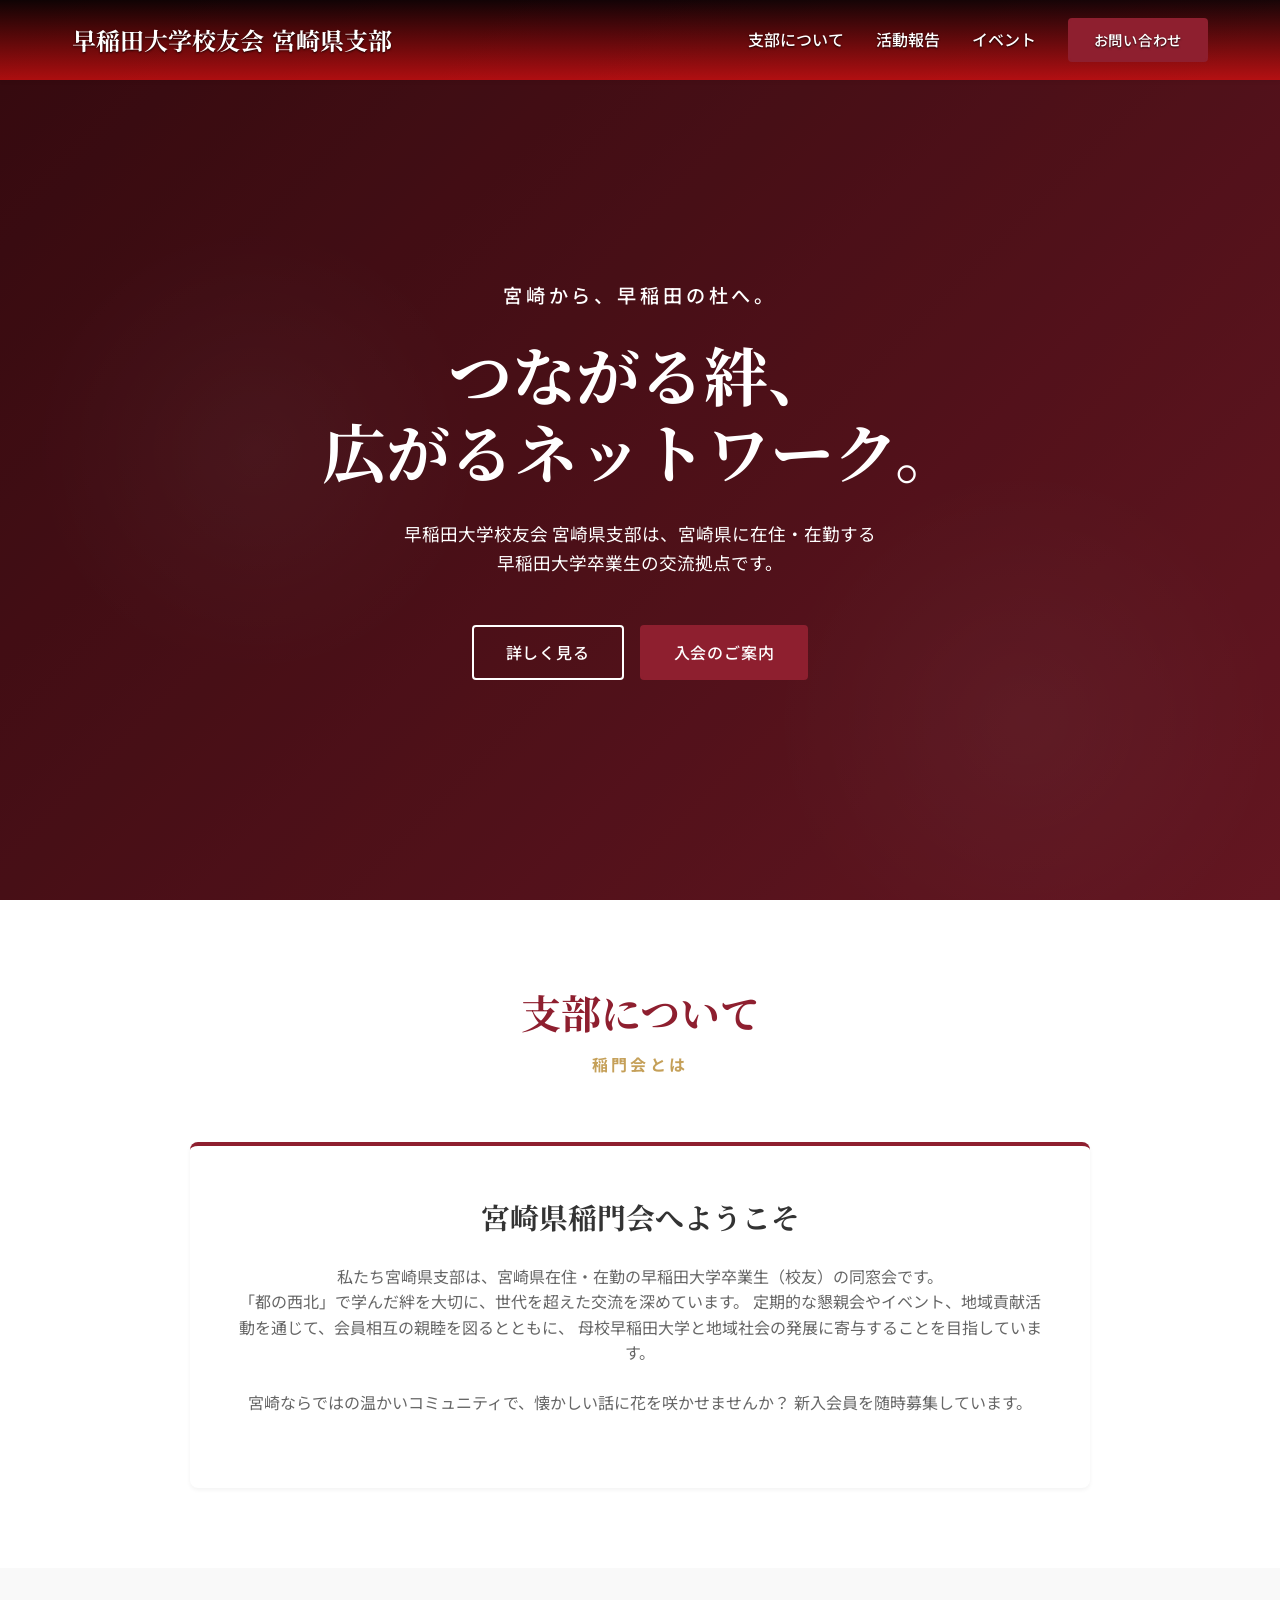
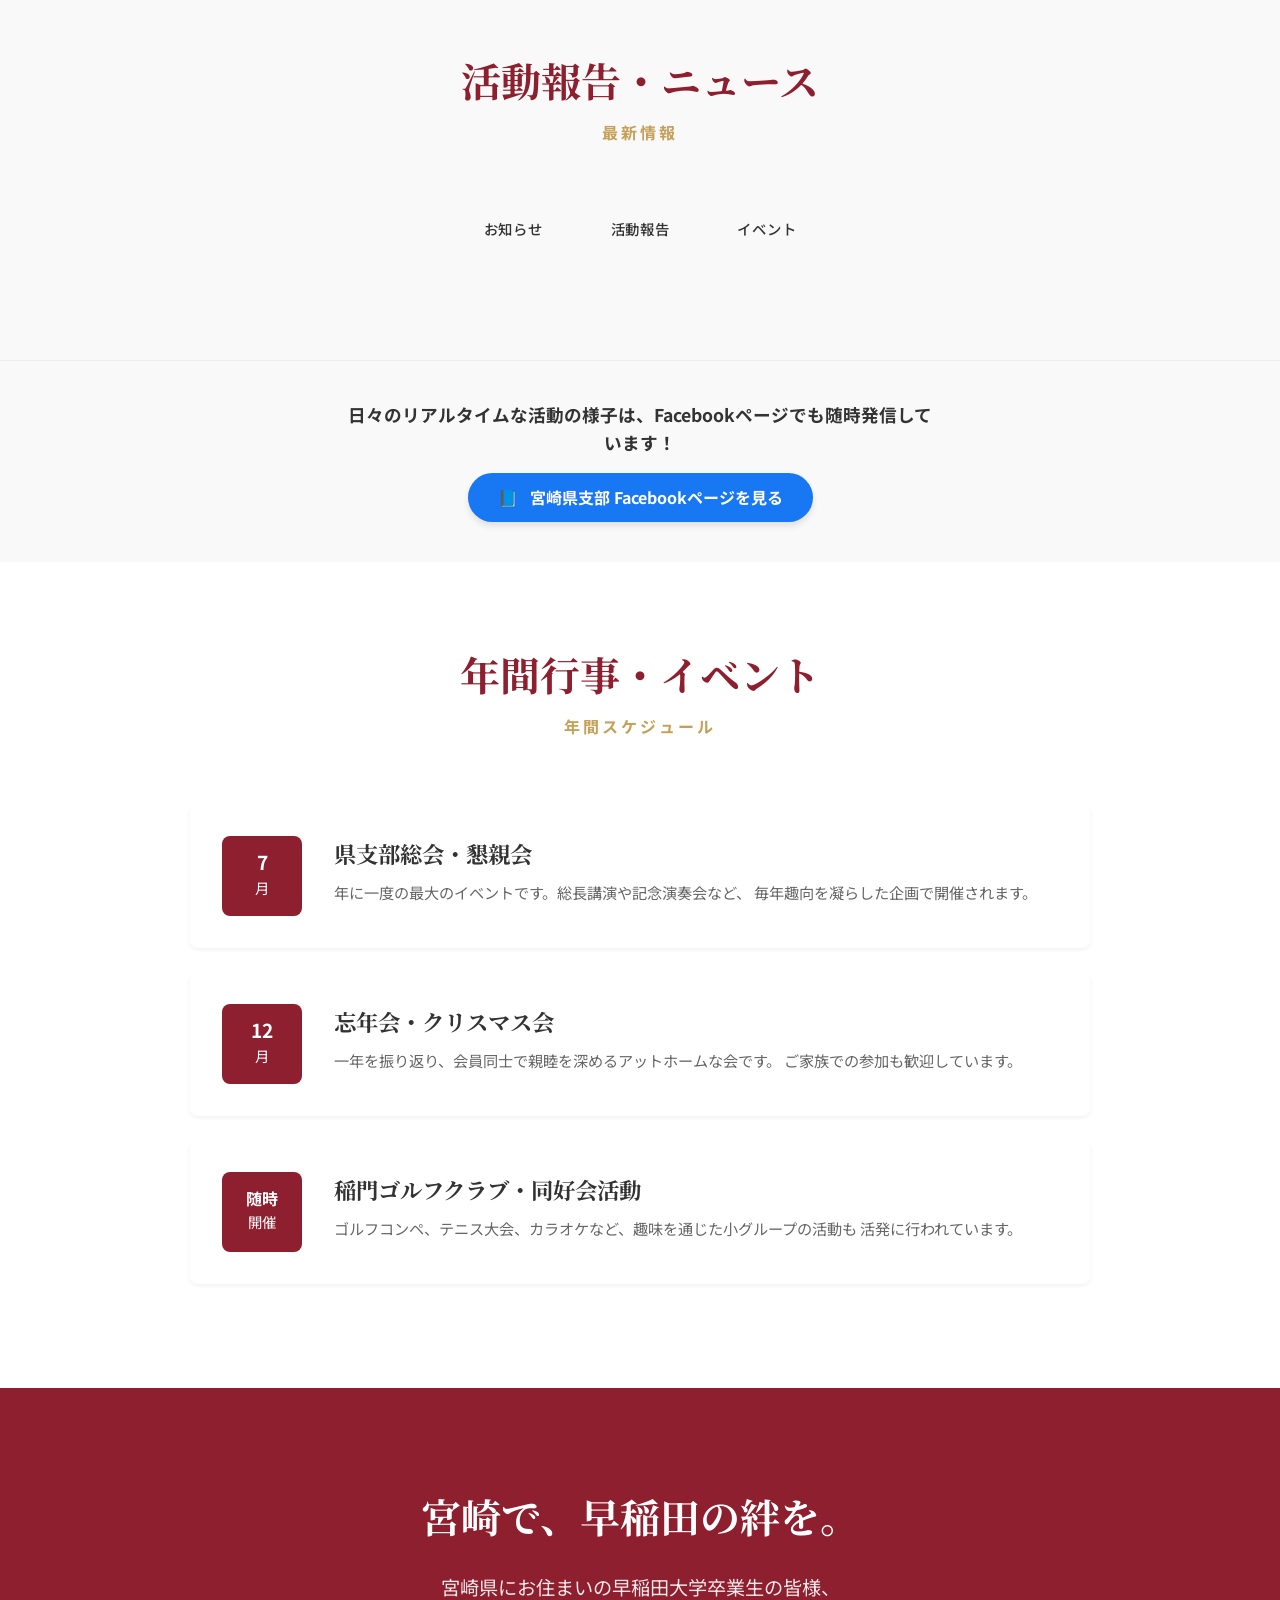
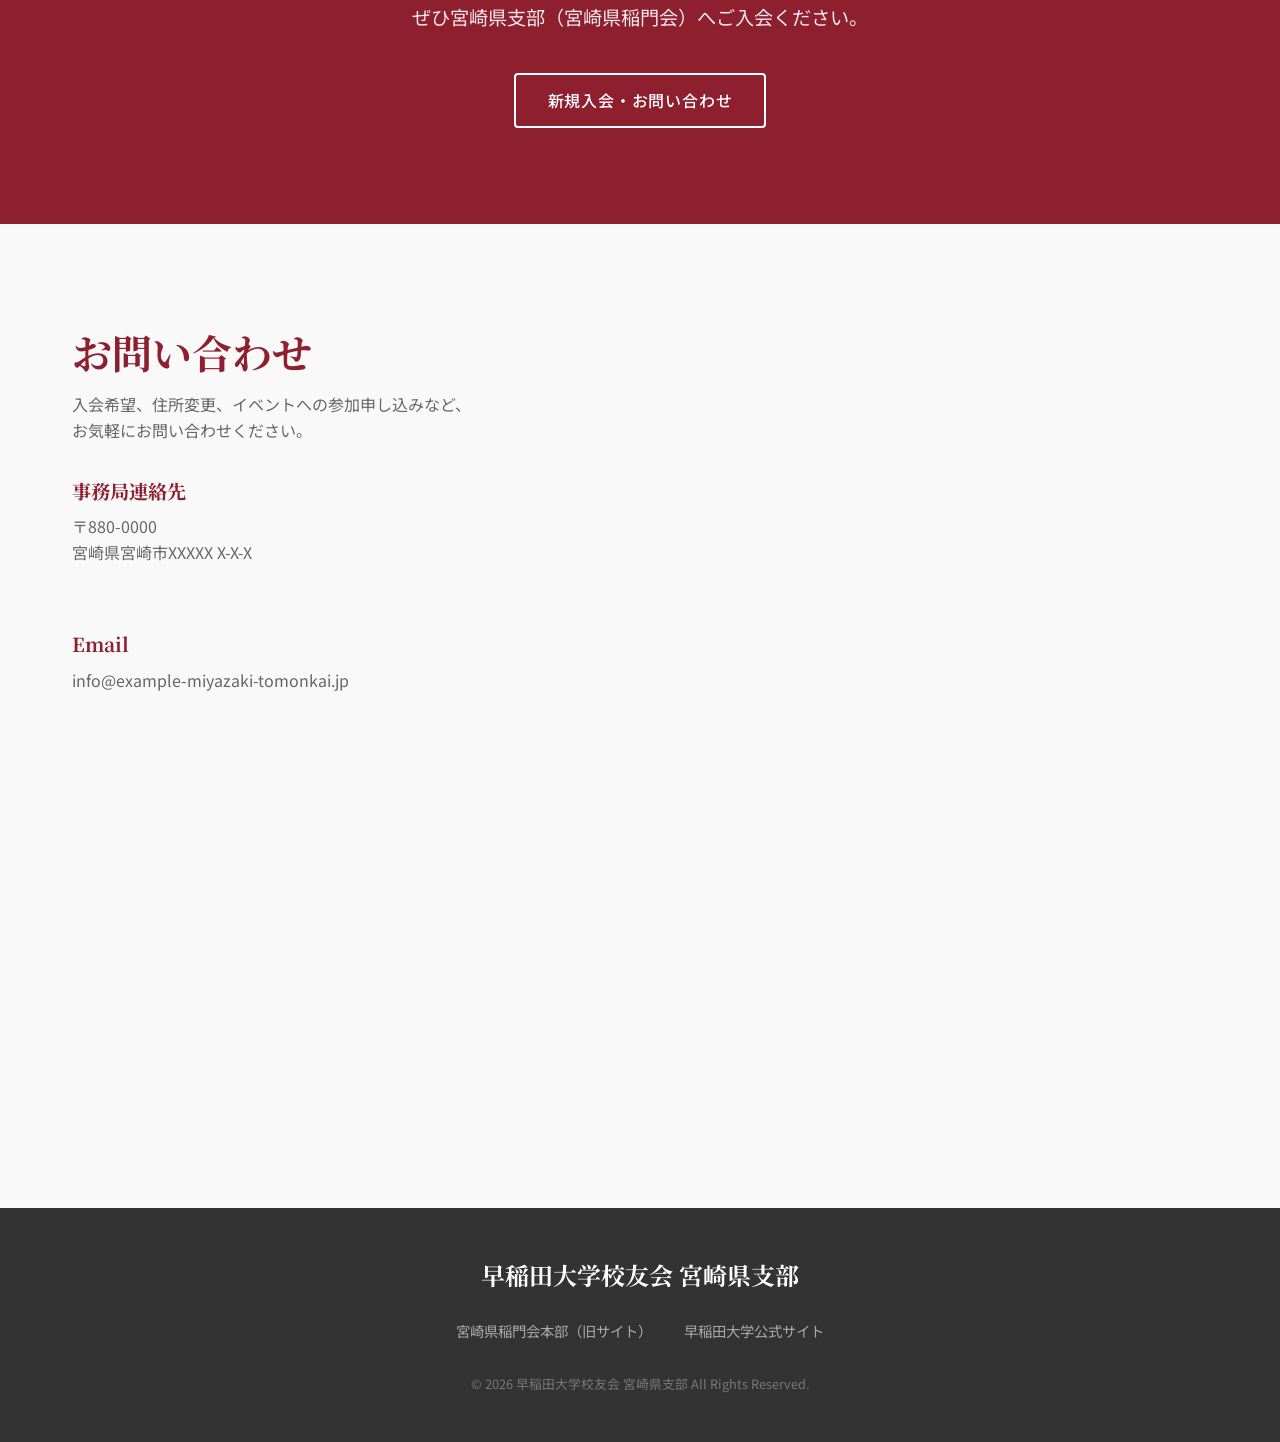
<file: index.html>
<!DOCTYPE html>
<html lang="ja">
    <head>
    <meta charset="UTF-8">
    <meta name="viewport" content="width=device-width, initial-scale=1.0">
    <title>早稲田大学校友会 宮崎県支部 | 公式サイト</title>
    <meta name="description" content="早稲田大学校友会宮崎県支部の公式ランディングページです。活動報告、イベント情報、入会案内など。">
    <meta name="keywords" content="軽量,宮崎県稲門会,早稲田大学,早稲田大学校友会" />
    <link rel="preconnect" href="https://fonts.googleapis.com">
    <link rel="preconnect" href="https://fonts.gstatic.com" crossorigin>
    <link
        href="https://fonts.googleapis.com/css2?family=Noto+Sans+JP:wght@400;500;700&family=Noto+Serif+JP:wght@400;700&display=swap"
        rel="stylesheet">
    <link rel="stylesheet" href="style.css">
    <!-- <meta name="referrer" content="no-referrer"> -->
    </head>

<body>
    <header id="header">
        <div class="container header-container">
            <div class="logo">
                <span class="waseda-red">早稲田大学校友会</span>
                <span class="branch-name">宮崎県支部</span>
            </div>
            <nav class="desktop-nav">
                <ul>
                    <li><a href="#about">支部について</a></li>
                    <li><a href="#news">活動報告</a></li>
                    <li><a href="#events">イベント</a></li>
                    <li><a href="#contact" class="btn btn-primary sm">お問い合わせ</a></li>
                </ul>
            </nav>
            <button class="mobile-menu-btn" aria-label="メニューを開く">
                <span></span>
                <span></span>
                <span></span>
            </button>
        </div>
        <div class="mobile-nav">
            <ul>
                <li><a href="#about">支部について</a></li>
                <li><a href="#news">活動報告</a></li>
                <li><a href="#events">イベント</a></li>
                <li><a href="#contact">お問い合わせ</a></li>
            </ul>
        </div>
    </header>

    <main>
        <section class="hero">
            <div class="hero-overlay"></div>
            <div class="container hero-content">
                <p class="hero-subtitle fade-in">宮崎から、早稲田の杜へ。</p>
                <h1 class="hero-title fade-in delay-1">つながる絆、<br>広がるネットワーク。</h1>
                <p class="hero-description fade-in delay-2">
                    早稲田大学校友会 宮崎県支部は、宮崎県に在住・在勤する<br>
                    早稲田大学卒業生の交流拠点です。
                </p>
                <div class="hero-buttons fade-in delay-3">
                    <a href="#about" class="btn btn-white">詳しく見る</a>
                    <a href="#contact" class="btn btn-primary">入会のご案内</a>
                </div>
            </div>
        </section>

        <section id="about" class="section about-section">
            <div class="container">
                <div class="section-header">
                    <h2 class="section-title">支部について</h2>
                    <p class="section-subtitle">稲門会とは</p>
                </div>
                <div class="about-content">
                    <div class="about-text">
                        <h3>宮崎県稲門会へようこそ</h3>
                        <p>
                            私たち宮崎県支部は、宮崎県在住・在勤の早稲田大学卒業生（校友）の同窓会です。<br>
                            「都の西北」で学んだ絆を大切に、世代を超えた交流を深めています。
                            定期的な懇親会やイベント、地域貢献活動を通じて、会員相互の親睦を図るとともに、
                            母校早稲田大学と地域社会の発展に寄与することを目指しています。
                        </p>
                        <p>
                            宮崎ならではの温かいコミュニティで、懐かしい話に花を咲かせませんか？
                            新入会員を随時募集しています。
                        </p>
                    </div>
                </div>
            </div>
        </section>

        <section id="news" class="section bg-light">
            <div class="container">
                <div class="section-header">
                    <h2 class="section-title">活動報告・ニュース</h2>
                    <p class="section-subtitle">最新情報</p>
                </div>
                <div class="news-categories" style="text-align:center; margin-bottom:2rem;">
                    <a href="category.html?cat=お知らせ" class="btn sm" style="margin:0 8px;">お知らせ</a>
                    <a href="category.html?cat=活動報告" class="btn sm" style="margin:0 8px;">活動報告</a>
                    <a href="category.html?cat=イベント告知" class="btn sm" style="margin:0 8px;">イベント</a>
                </div>
                <div id="news-list" class="news-grid">            
                </div>
            </div>
        </section>

        <section class="facebook-link-section" style="padding: 40px 20px; text-align: center; background-color: #f9f9f9; border-top: 1px solid #eee;">
        <div style="max-width: 600px; margin: 0 auto;">
            <p style="font-size: 1.1rem; color: #333; margin-bottom: 15px; font-weight: bold;">
            日々のリアルタイムな活動の様子は、Facebookページでも随時発信しています！
            </p>
            <a href="【ここに実際のFacebookページのURLを入れる】" target="_blank" rel="noopener noreferrer" style="display: inline-block; background-color: #1877F2; color: #ffffff; padding: 12px 30px; border-radius: 25px; text-decoration: none; font-weight: bold; font-size: 1rem; box-shadow: 0 4px 6px rgba(0,0,0,0.1); transition: background-color 0.3s;">
            <span style="margin-right: 8px;">📘</span> 宮崎県支部 Facebookページを見る
            </a>
        </div>
        </section>

        <section id="events" class="section">
            <div class="container">
                <div class="section-header">
                    <h2 class="section-title">年間行事・イベント</h2>
                    <p class="section-subtitle">年間スケジュール</p>
                </div>
                <div class="events-list">
                    <div class="event-item">
                        <div class="event-month">
                            <span class="month-en">7</span>
                            <span class="month-jp">月</span>
                        </div>
                        <div class="event-details">
                            <h3 class="event-name">県支部総会・懇親会</h3>
                            <p class="event-desc">
                                年に一度の最大のイベントです。総長講演や記念演奏会など、
                                毎年趣向を凝らした企画で開催されます。
                            </p>
                        </div>
                    </div>
                    <div class="event-item">
                        <div class="event-month">
                            <span class="month-en">12</span>
                            <span class="month-jp">月</span>
                        </div>
                        <div class="event-details">
                            <h3 class="event-name">忘年会・クリスマス会</h3>
                            <p class="event-desc">
                                一年を振り返り、会員同士で親睦を深めるアットホームな会です。
                                ご家族での参加も歓迎しています。
                            </p>
                        </div>
                    </div>
                    <div class="event-item">
                        <div class="event-month">
                            <span class="month-en" style="font-size: 1rem;">随時</span>
                            <span class="month-jp">開催</span>
                        </div>
                        <div class="event-details">
                            <h3 class="event-name">稲門ゴルフクラブ・同好会活動</h3>
                            <p class="event-desc">
                                ゴルフコンペ、テニス大会、カラオケなど、趣味を通じた小グループの活動も
                                活発に行われています。
                            </p>
                        </div>
                    </div>
                </div>
            </div>
        </section>

        <section id="cta" class="cta-section">
            <div class="container">
                <h2>宮崎で、早稲田の絆を。</h2>
                <p>宮崎県にお住まいの早稲田大学卒業生の皆様、<br>ぜひ宮崎県支部（宮崎県稲門会）へご入会ください。</p>
                <a href="#contact" class="btn btn-white btn-large">新規入会・お問い合わせ</a>
            </div>
        </section>

        <section id="contact" class="section bg-light">
            <div class="container contact-container">
                <div class="contact-info">
                    <h2 class="section-title">お問い合わせ</h2>
                    <p>
                        入会希望、住所変更、イベントへの参加申し込みなど、<br>
                        お気軽にお問い合わせください。
                    </p>
                    <div class="contact-methods">
                        <div class="contact-method">
                            <h3>事務局連絡先</h3>
                            <p>〒880-0000<br>宮崎県宮崎市XXXXX X-X-X</p>
                        </div>
                        <div class="contact-method">
                            <h3>Email</h3>
                            <p>info@example-miyazaki-tomonkai.jp</p>
                        </div>
                    </div>
                </div>
                <div class="form-container">
                <iframe src="https://docs.google.com/forms/d/e/1FAIpQLSeKNlWASwl-J8ghHgJ8zyZ24dhnXv6cRtIbA6u1C9YZ3ahHww/viewform?embedded=true" width="440" height="707" frameborder="0" marginheight="0" marginwidth="0">読み込んでいます…</iframe>
                </div>
                <!-- <div class="contact-form-wrapper">
                    <form class="contact-form" onsubmit="event.preventDefault(); alert('デモサイトのため送信されません');">
                        <div class="form-group">
                            <label for="name">お名前 <span class="required">必須</span></label>
                            <input type="text" id="name" placeholder="早稲田 太郎" required>
                        </div>
                        <div class="form-group">
                            <label for="grad-year">卒業年・学部</label>
                            <input type="text" id="grad-year" placeholder="例：1990年 商学部">
                        </div>
                        <div class="form-group">
                            <label for="email">メールアドレス <span class="required">必須</span></label>
                            <input type="email" id="email" placeholder="your-email@example.com" required>
                        </div>
                        <div class="form-group">
                            <label for="message">お問い合わせ内容</label>
                            <textarea id="message" rows="5" placeholder="ご自由にご記入ください"></textarea>
                        </div>
                        <button type="submit" class="btn btn-primary full-width">送信する</button>
                    </form>
                </div> -->
            </div>
        </section>
    </main>

    <footer>
        <div class="container footer-container">
            <div class="footer-logo">
                <span>早稲田大学校友会</span> 宮崎県支部
            </div>
            <div class="footer-links">
                <a href="http://mz10mon.jpn.org/" target="_blank">宮崎県稲門会本部（旧サイト）</a>
                <a href="https://www.waseda.jp/" target="_blank">早稲田大学公式サイト</a>
            </div>
            <p class="copyright">&copy; 2026 早稲田大学校友会 宮崎県支部 All Rights Reserved.</p>
        </div>
    </footer>

    <script src="script.js"></script>
</body>

</html>
</file>
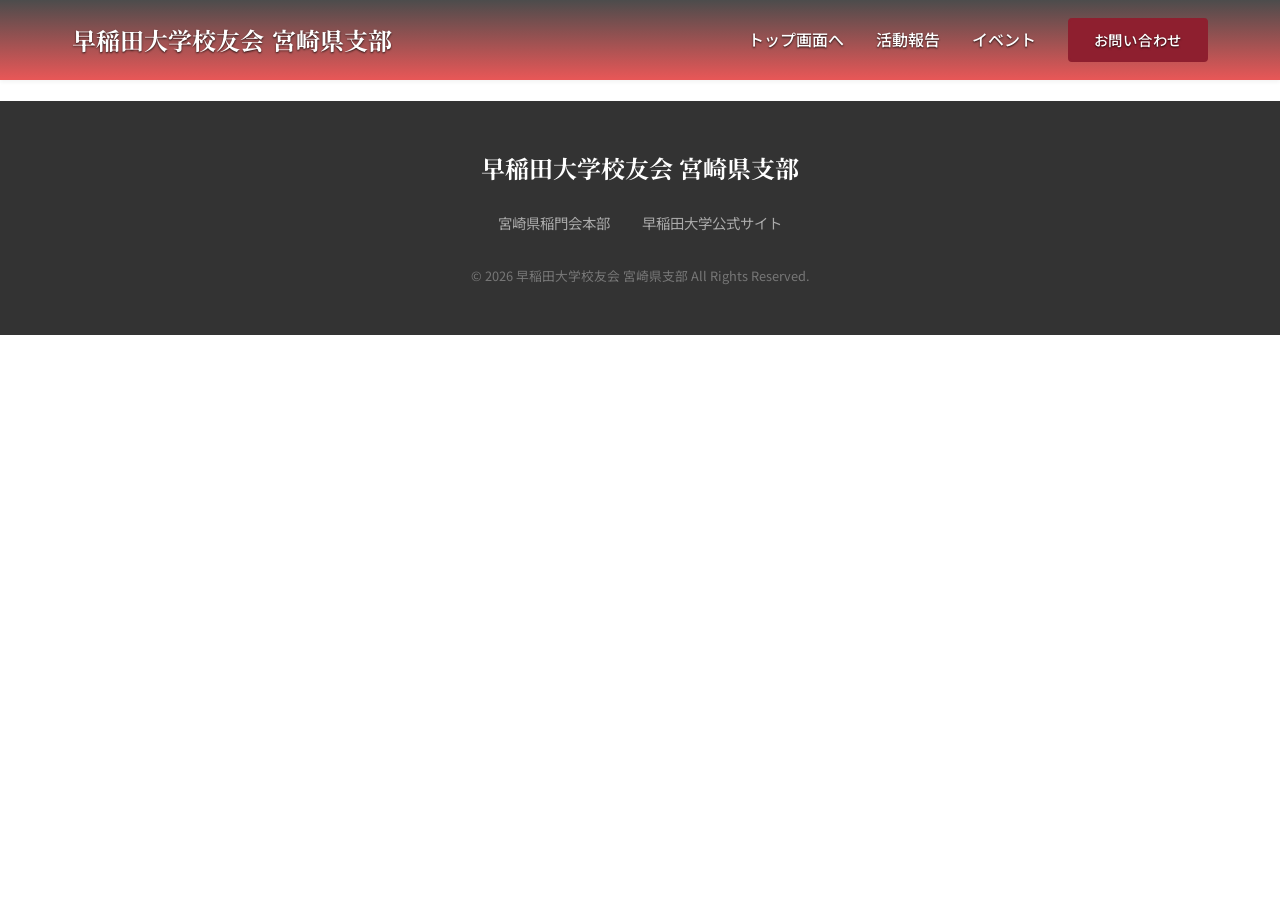
<file: category.html>
<!DOCTYPE html>
<html lang="ja">
<head>
    <meta charset="UTF-8">
    <meta name="viewport" content="width=device-width, initial-scale=1.0">
    <title>カテゴリー別記事一覧 | 早稲田大学校友会 宮崎県支部</title>
    <link rel="preconnect" href="https://fonts.googleapis.com">
    <link rel="preconnect" href="https://fonts.gstatic.com" crossorigin>
    <link
        href="https://fonts.googleapis.com/css2?family=Noto+Sans+JP:wght@400;500;700&family=Noto+Serif+JP:wght@400;700&display=swap"
        rel="stylesheet">
    <link rel="stylesheet" href="style.css">
</head>

<body>
    <header id="header">
        <div class="container header-container">
            <div class="logo">
                <span class="waseda-red">早稲田大学校友会</span>
                <span class="branch-name">宮崎県支部</span>
            </div>
            <nav class="desktop-nav">
                <ul>
                    <li><a href="index.html">トップ画面へ</a></li> 
                    <li><a href="index.html#news">活動報告</a></li>
                    <li><a href="index.html#events">イベント</a></li>
                    <li><a href="index.html#contact" class="btn btn-primary sm">お問い合わせ</a></li>
                </ul>
            </nav>
            <button class="mobile-menu-btn" aria-label="メニューを開く">
                <span></span>
                <span></span>
                <span></span>
            </button>
        </div>
        <div class="mobile-nav">
            <ul>
                <li><a href="index.html">トップ画面へ</a></li>
                <li><a href="index.html#news">活動報告</a></li>
                <li><a href="index.html#events">イベント</a></li>
                <li><a href="index.html#contact">お問い合わせ</a></li>
            </ul>
        </div>
    </header>


    <main class="container">
        <br><br><br>
        <h1 id="category-title"></h1>
        <div id="category-list" class="news-grid"></div>
    </main>

    <footer>
        <div class="container footer-container">
            <div class="footer-logo">
                <span>早稲田大学校友会</span> 宮崎県支部
            </div>
            <div class="footer-links">
                <a href="http://mz10mon.jpn.org/" target="_blank">宮崎県稲門会本部</a>
                <a href="https://www.waseda.jp/" target="_blank">早稲田大学公式サイト</a>
            </div>
            <p class="copyright">&copy; 2026 早稲田大学校友会 宮崎県支部 All Rights Reserved.</p>
        </div>
    </footer>

    <script src="script.js"></script>
    <!-- <script src="category.js?v=2"></script> -->
</body>
</html>
</file>
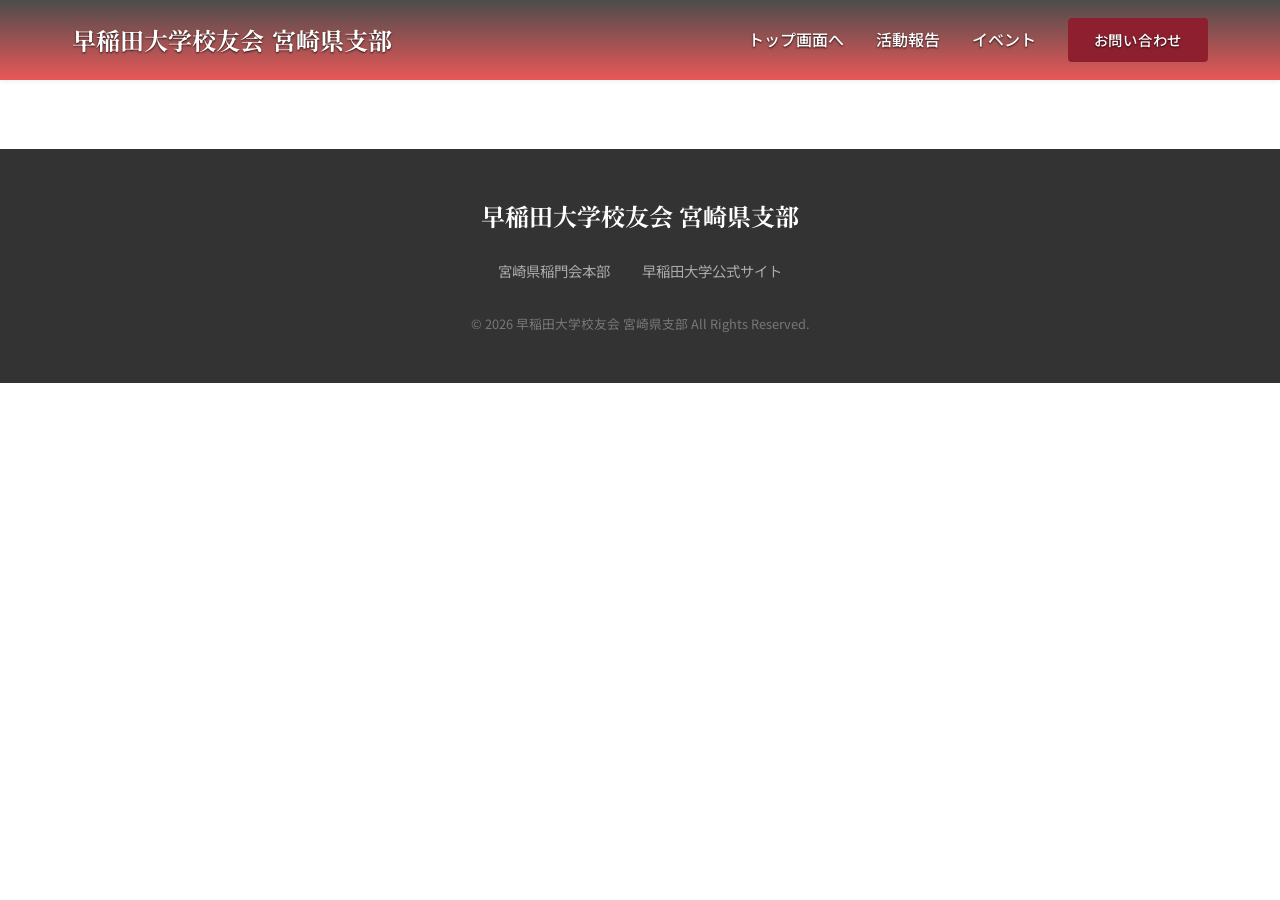
<file: news.html>
<!DOCTYPE html>
<html lang="ja">
<head>
    <meta charset="UTF-8">
    <meta name="viewport" content="width=device-width, initial-scale=1.0">
    <title>記事詳細 | 早稲田大学校友会 宮崎県支部</title> 
    <link rel="preconnect" href="https://fonts.googleapis.com">
    <link rel="preconnect" href="https://fonts.gstatic.com" crossorigin>
    <link
        href="https://fonts.googleapis.com/css2?family=Noto+Sans+JP:wght@400;500;700&family=Noto+Serif+JP:wght@400;700&display=swap"
        rel="stylesheet">
    <link rel="stylesheet" href="style.css">
</head>

<body>
    <header id="header">
        <div class="container header-container">
            <div class="logo">
                <span class="waseda-red">早稲田大学校友会</span>
                <span class="branch-name">宮崎県支部</span>
            </div>
            <nav class="desktop-nav">
                <ul>
                    <li><a href="index.html">トップ画面へ</a></li> 
                    <li><a href="index.html#news">活動報告</a></li>
                    <li><a href="index.html#events">イベント</a></li>
                    <li><a href="index.html#contact" class="btn btn-primary sm">お問い合わせ</a></li>
                </ul>
            </nav>
            <button class="mobile-menu-btn" aria-label="メニューを開く">
                <span></span>
                <span></span>
                <span></span>
            </button>
        </div>
        <div class="mobile-nav">
            <ul>
                <li><a href="index.html">トップ画面へ</a></li>
                <li><a href="index.html#news">活動報告</a></li>
                <li><a href="index.html#events">イベント</a></li>
                <li><a href="index.html#contact">お問い合わせ</a></li>
            </ul>
        </div>
    </header>

    <main class="container">
        <article id="news-article">
            <br><br><br>
            <h2 id="article-title"></h2>
            <p id="article-date"></p> 
            <!-- <img src="images/${item.image}" alt=""> -->
            <img id="article-image" alt="" style="max-width:100%; margin:20px 0;">
            <div id="article-body" style="margin-left: auto; margin-right: auto;"></div>
            <br>
        </article>
    </main>

    <footer>
        <div class="container footer-container">
            <div class="footer-logo">
                <span>早稲田大学校友会</span> 宮崎県支部
            </div>
            <div class="footer-links">
                <a href="http://mz10mon.jpn.org/" target="_blank">宮崎県稲門会本部</a>
                <a href="https://www.waseda.jp/" target="_blank">早稲田大学公式サイト</a>
            </div>
            <p class="copyright">&copy; 2026 早稲田大学校友会 宮崎県支部 All Rights Reserved.</p>
        </div>
    </footer>

    <script src="script.js"></script>
    <!-- <script src="news.js"></script> -->
</body>
</html>

</html>
</file>
<file: style.css>
/* CSS Variables */
:root {
    --text-primary: #333333;
    --text-secondary: #666666;
    --waseda-maroon: #8E1F2F;
    /* Official-ish Waseda Maroon */
    --waseda-red-light: #A52A3C;
    --bg-light: #F9F9F9;
    --bg-white: #FFFFFF;
    --border-color: #E0E0E0;
    --gold-accent: #C5A059;
    /* Complimentary gold/beige */
    --shadow-sm: 0 2px 4px rgba(0, 0, 0, 0.05);
    --shadow-md: 0 4px 12px rgba(0, 0, 0, 0.1);
    --font-sans: 'Noto Sans JP', sans-serif;
    --font-serif: 'Noto Serif JP', serif;
    --container-width: 1200px;
}

/* Reset & Base Styles */
* {
    margin: 0;
    padding: 0;
    box-sizing: border-box;
}

html {
    scroll-behavior: smooth;
}

body {
    font-family: var(--font-sans);
    color: var(--text-primary);
    line-height: 1.6;
    background-color: var(--bg-white);
}

a {
    text-decoration: none;
    color: inherit;
    transition: all 0.3s ease;
}

ul {
    list-style: none;
}

img {
    max-width: 100%;
    height: auto;
}

.container {
    max-width: var(--container-width);
    margin: 0 auto;
    padding: 0 2rem;
}

/* Buttons */
.btn {
    display: inline-block;
    padding: 0.8rem 2rem;
    border-radius: 4px;
    font-weight: 500;
    text-align: center;
    cursor: pointer;
    font-size: 1rem;
    letter-spacing: 0.05em;
}

.btn-primary {
    background-color: var(--waseda-maroon);
    color: white;
    border: 2px solid var(--waseda-maroon);
}

.btn-primary:hover {
    background-color: var(--waseda-red-light);
    border-color: var(--waseda-red-light);
}

.btn-white {
    background-color: transparent;
    color: white;
    border: 2px solid white;
}

.btn-white:hover {
    background-color: white;
    color: var(--waseda-maroon);
}

.btn.sm {
    padding: 0.5rem 1.5rem;
    font-size: 0.9rem;
}

.btn.full-width {
    width: 100%;
}

.section {
    padding: 5rem 0;
}

.bg-light {
    background-color: var(--bg-light);
}

/* Typography Helpers */
.waseda-red {
    color: var(--waseda-maroon);
}

.section-header {
    text-align: center;
    margin-bottom: 4rem;
}

.section-title {
    font-family: var(--font-serif);
    font-size: 2.5rem;
    color: var(--waseda-maroon);
    margin-bottom: 0.5rem;
}

.section-subtitle {
    font-family: var(--font-sans);
    font-size: 1rem;
    color: var(--gold-accent);
    text-transform: uppercase;
    letter-spacing: 0.2em;
    font-weight: 700;
}

/* Header */
#header {
    position: fixed;
    top: 0;
    left: 0;
    width: 100%;
    /* Dark overlay and fallback color added for visibility */
    background-color: var(--waseda-maroon);
    background: linear-gradient(rgba(0, 0, 0, 0.7), rgba(223, 16, 16, 0.7)) repeat;
    /* background: linear-gradient(rgba(0, 0, 0, 0.7), rgba(0, 0, 0, 0.7)), url('morihe.jpg') repeat; */
    box-shadow: var(--shadow-sm);
    z-index: 1000;
    height: 80px;
    display: flex;
    align-items: center;
}

/* Ensure header text is visible on dark background */
#header .logo .branch-name,
#header .logo .waseda-red,
#header .desktop-nav a {
    color: white;
    text-shadow: 0 1px 2px rgba(0, 0, 0, 0.8);
}

#header .desktop-nav a:hover {
    color: var(--gold-accent);
}

#header .mobile-menu-btn span {
    background-color: white;
    box-shadow: 0 1px 2px rgba(0, 0, 0, 0.8);
}

.header-container {
    display: flex;
    justify-content: space-between;
    align-items: center;
    width: 100%;
}

.logo {
    font-family: var(--font-serif);
    font-size: 1.5rem;
    font-weight: 700;
    display: flex;
    align-items: center;
    gap: 0.5rem;
}

.logo .branch-name {
    color: var(--text-primary);
}

.desktop-nav ul {
    display: flex;
    gap: 2rem;
    align-items: center;
}

.desktop-nav a {
    font-weight: 500;
    color: var(--text-primary);
}

.desktop-nav a:hover {
    color: var(--waseda-maroon);
}

.mobile-menu-btn {
    display: none;
    background: none;
    border: none;
    cursor: pointer;
    flex-direction: column;
    gap: 5px;
}

.mobile-menu-btn span {
    display: block;
    width: 25px;
    height: 2px;
    background-color: var(--text-primary);
    transition: 0.3s;
}

.mobile-nav {
    position: fixed;
    top: 80px;
    left: 0;
    width: 100%;
    background-color: white;
    padding: 2rem;
    box-shadow: var(--shadow-md);
    transform: translateY(-150%);
    transition: transform 0.3s ease;
    z-index: 999;
}

.mobile-nav.active {
    transform: translateY(0);
}

.mobile-nav ul {
    display: flex;
    flex-direction: column;
    gap: 1.5rem;
    text-align: center;
}

/* Hero Section */
.hero {
    position: relative;
    height: 100vh;
    min-height: 600px;
    display: flex;
    align-items: center;
    justify-content: center;
    text-align: center;
    color: white;
    /* Premium Waseda Gradient Fallback */
    background: linear-gradient(135deg, #4A0E15 0%, #8E1F2F 100%);
    overflow: hidden;
}

/* Add a subtle pattern overlay if possible, or just keeping clean gradient */
.hero::before {
    content: '';
    position: absolute;
    top: 0;
    left: 0;
    right: 0;
    bottom: 0;
    background-image:
        radial-gradient(circle at 20% 50%, rgba(255, 255, 255, 0.05) 0%, transparent 20%),
        radial-gradient(circle at 80% 80%, rgba(255, 255, 255, 0.05) 0%, transparent 20%);
    z-index: 1;
}

.hero-overlay {
    position: absolute;
    top: 0;
    left: 0;
    width: 100%;
    height: 100%;
    background: rgba(0, 0, 0, 0.3);
    z-index: 2;
}

.hero-content {
    position: relative;
    z-index: 3;
    padding-top: 60px;
    /* Offset fixed header */
}

.hero-subtitle {
    font-size: 1.2rem;
    letter-spacing: 0.2em;
    margin-bottom: 1.5rem;
    font-weight: 500;
}

.hero-title {
    font-family: var(--font-serif);
    font-size: 4rem;
    line-height: 1.2;
    margin-bottom: 2rem;
    font-weight: 700;
}

.hero-description {
    font-size: 1.1rem;
    margin-bottom: 3rem;
    opacity: 0.9;
}

.hero-buttons {
    display: flex;
    gap: 1rem;
    justify-content: center;
}

/* Animations */
.fade-in {
    opacity: 0;
    transform: translateY(20px);
    animation: fadeIn 0.8s forwards;
}

.delay-1 {
    animation-delay: 0.2s;
}

.delay-2 {
    animation-delay: 0.4s;
}

.delay-3 {
    animation-delay: 0.6s;
}

@keyframes fadeIn {
    to {
        opacity: 1;
        transform: translateY(0);
    }
}

/* About Section */
.about-content {
    background-color: white;
    border-radius: 8px;
    padding: 3rem;
    box-shadow: var(--shadow-sm);
    max-width: 900px;
    margin: 0 auto;
    text-align: center;
    border-top: 4px solid var(--waseda-maroon);
}

.about-text h3 {
    font-family: var(--font-serif);
    font-size: 1.8rem;
    margin-bottom: 1.5rem;
    color: var(--text-primary);
}

.about-text p {
    margin-bottom: 1.5rem;
    color: var(--text-secondary);
}

/* News Section */
/* ===== NEWS CARD ===== */

.news-grid {
  display: grid;
  grid-template-columns: repeat(auto-fit, minmax(280px, 1fr));
  gap: 28px;
  margin-top: 24px;
}

.news-card {
  background: #fff;
  border-radius: 10px;
  overflow: hidden;
  box-shadow: 0 3px 8px rgba(0,0,0,0.15);
  transition: transform 0.25s ease, box-shadow 0.25s ease;
}

.news-card:hover {
  transform: translateY(-6px);
  box-shadow: 0 6px 14px rgba(0,0,0,0.22);
}

/* 画像 */
.news-card img {
  width: 100%;
  height: 180px;
  object-fit: cover;
}

/* タイトル */
.news-card h3 {
  font-size: 1.25rem;
  margin: 14px;
  color: #333;
  font-weight: 600;
  line-height: 1.4;
}

/* 日付 */
.news-card .date {
  margin: 0 14px;
  font-size: 0.9rem;
  color: #666;
}

/* 概要 */
.news-card p {
  margin: 14px;
  color: #444;
  line-height: 1.7;
}

/* リンク */
.news-card .more {
  display: inline-block;
  margin: 14px;
  padding: 8px 14px;
  background: #8b0000; /* 早稲田カラー */
  color: #fff;
  border-radius: 4px;
  text-decoration: none;
  font-size: 0.9rem;
  transition: background 0.2s ease;
}

.news-card .more:hover {
  background: #a00000;
}


/* Events Section */
.events-list {
    max-width: 900px;
    margin: 0 auto;
}

.event-item {
    display: flex;
    align-items: flex-start;
    padding: 2rem;
    background: white;
    border-radius: 8px;
    margin-bottom: 1.5rem;
    box-shadow: var(--shadow-sm);
    transition: transform 0.3s;
}

.event-item:hover {
    transform: translateX(10px);
}

.event-month {
    display: flex;
    flex-direction: column;
    align-items: center;
    justify-content: center;
    background-color: var(--waseda-maroon);
    color: white;
    width: 80px;
    height: 80px;
    border-radius: 8px;
    margin-right: 2rem;
    flex-shrink: 0;
}

.month-en {
    font-size: 1.2rem;
    font-weight: 700;
    line-height: 1;
}

.month-jp {
    font-size: 0.9rem;
    margin-top: 4px;
}

.event-details {
    flex: 1;
}

.event-name {
    font-family: var(--font-serif);
    font-size: 1.4rem;
    margin-bottom: 0.5rem;
    color: var(--text-primary);
}

.event-desc {
    color: var(--text-secondary);
    font-size: 0.95rem;
}

/* CTA Section */
.cta-section {
    background-color: var(--waseda-maroon);
    color: white;
    padding: 6rem 0;
    text-align: center;
}

.cta-section h2 {
    font-family: var(--font-serif);
    font-size: 2.5rem;
    margin-bottom: 1.5rem;
}

.cta-section p {
    font-size: 1.2rem;
    margin-bottom: 2.5rem;
    opacity: 0.9;
}

/* Contact Section */
.contact-container {
    display: grid;
    grid-template-columns: 1fr 1fr;
    gap: 4rem;
}

.contact-info {
    padding-top: 1rem;
}

.contact-info p {
    color: var(--text-secondary);
    margin-bottom: 2rem;
}

.contact-methods {
    display: grid;
    gap: 2rem;
}

.contact-method h3 {
    font-family: var(--font-serif);
    font-size: 1.2rem;
    margin-bottom: 0.5rem;
    color: var(--waseda-maroon);
}

/* .contact-form-wrapper {
    background: white;
    padding: 2.5rem;
    border-radius: 8px;
    box-shadow: var(--shadow-md);
}

.form-group {
    margin-bottom: 1.5rem;
}

.form-group label {
    display: block;
    margin-bottom: 0.5rem;
    font-weight: 500;
}

.required {
    color: var(--waseda-maroon);
    font-size: 0.8rem;
    margin-left: 0.5rem;
}

.form-group input,
.form-group textarea {
    width: 100%;
    padding: 0.8rem;
    border: 1px solid var(--border-color);
    border-radius: 4px;
    font-family: inherit;
    transition: border-color 0.3s;
}

.form-group input:focus,
.form-group textarea:focus {
    outline: none;
    border-color: var(--waseda-maroon);
} */

/* フォームを包むコンテナの設定 */
.form-container {
  position: relative;
  width: 100%;
  /* 縦横比の調整：Googleフォームの長さに合わせて padding-top の数値を調整してください */
  padding-top: 150%; 
  height: 0;
  overflow: hidden;
  margin-bottom: 20px;
}

/* 中のiframeをコンテナいっぱいに広げる */
.form-container iframe {
  position: absolute;
  top: 0;
  left: 0;
  width: 100%;
  height: 100%;
  border: none;
}

/* Footer */
footer {
    background-color: #333;
    color: white;
    padding: 3rem 0;
    text-align: center;
}

.footer-logo {
    font-family: var(--font-serif);
    font-size: 1.5rem;
    margin-bottom: 1.5rem;
    font-weight: 700;
}

.footer-links {
    margin-bottom: 2rem;
    display: flex;
    justify-content: center;
    gap: 2rem;
}

.footer-links a {
    color: #aaa;
    font-size: 0.9rem;
}

.footer-links a:hover {
    color: white;
}

.copyright {
    color: #777;
    font-size: 0.8rem;
}

/* Responsive */
@media (max-width: 768px) {
    .section-title {
        font-size: 2rem;
    }

    .hero-title {
        font-size: 2.5rem;
    }

    .desktop-nav {
        display: none;
    }

    .mobile-menu-btn {
        display: flex;
    }

    .contact-container {
        grid-template-columns: 1fr;
        gap: 2rem;
    }

    .event-item {
        flex-direction: column;
        align-items: center;
        text-align: center;
    }

    .event-month {
        margin-right: 0;
        margin-bottom: 1rem;
    }
    /* 記事詳細ページの画像 */
    .article-image {
      width: 100%;
      max-width: 800px;   /* PCでの最大幅 */
      height: auto;
      display: block;
      margin: 20px auto;  /* 中央寄せ */
      border-radius: 8px; /* 角を少し丸くする（任意） */
}

}
</file>
